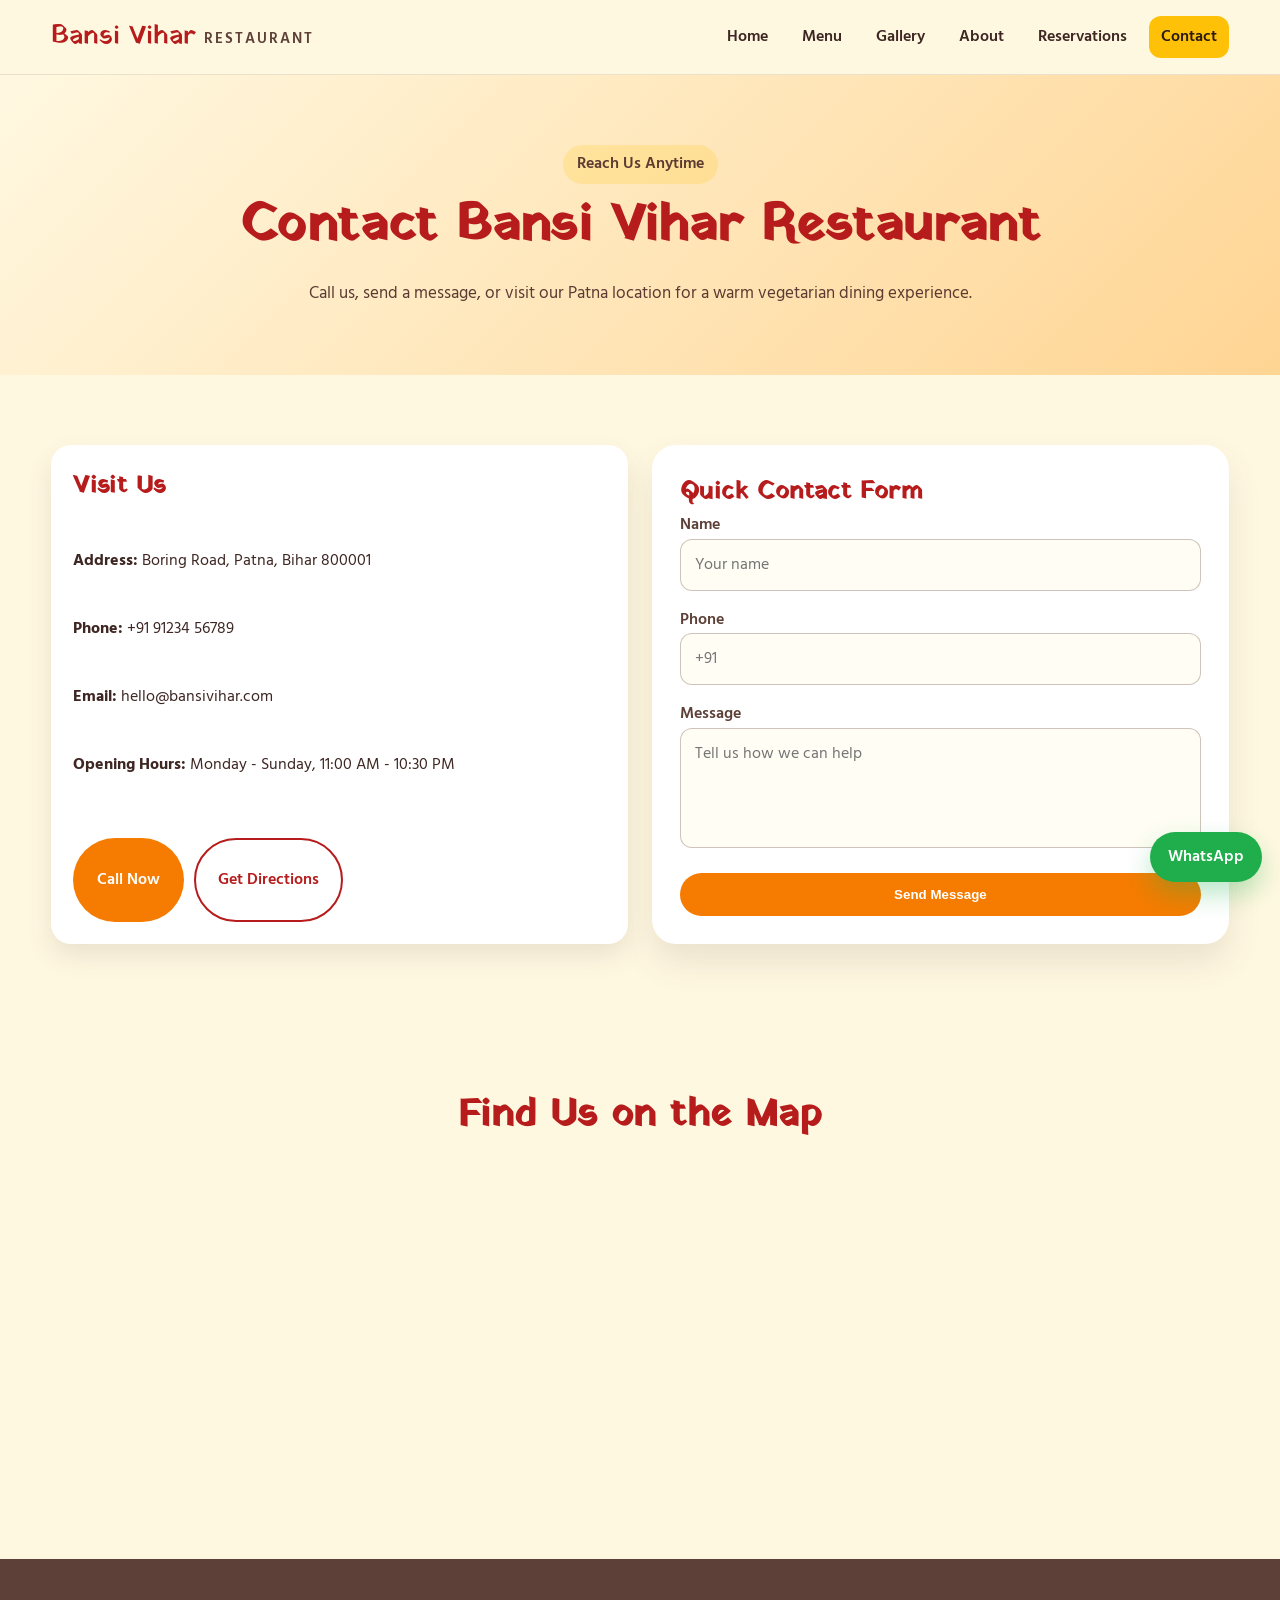
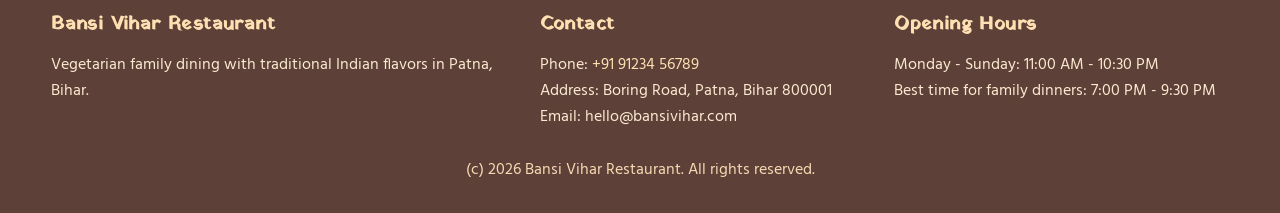
<file: contact.html>
<!DOCTYPE html>
<html lang="en">
<head>
  <meta charset="UTF-8" />
  <meta name="viewport" content="width=device-width, initial-scale=1" />
  <title>Contact | Bansi Vihar Restaurant Patna</title>
  <meta
    name="description"
    content="Contact Bansi Vihar Restaurant in Patna, Bihar for reservations, group bookings, or menu queries. Find our phone, address, and map."
  />
  <link rel="preconnect" href="https://fonts.googleapis.com" />
  <link rel="preconnect" href="https://fonts.gstatic.com" crossorigin />
  <link
    href="https://fonts.googleapis.com/css2?family=Hind:wght@300;400;500;600;700&family=Yatra+One&display=swap"
    rel="stylesheet"
  />
  <link rel="stylesheet" href="assets/css/styles.css" />
</head>
<body class="page-contact">
  <header class="site-header">
    <div class="container nav">
      <a class="logo" href="index.html">Bansi Vihar <span>Restaurant</span></a>
      <button class="nav-toggle" aria-expanded="false" aria-controls="nav-links">Menu</button>
      <div id="nav-links" class="nav-links">
        <a href="index.html">Home</a>
        <a href="menu.html">Menu</a>
        <a href="gallery.html">Gallery</a>
        <a href="about.html">About</a>
        <a href="reservations.html">Reservations</a>
        <a class="active" href="contact.html">Contact</a>
      </div>
    </div>
  </header>

  <main>
    <section class="page-hero">
      <div class="container hero-content">
        <div class="badge">Reach Us Anytime</div>
        <h1>Contact Bansi Vihar Restaurant</h1>
        <p>
          Call us, send a message, or visit our Patna location for a warm vegetarian dining
          experience.
        </p>
      </div>
    </section>

    <section class="section">
      <div class="container contact-grid">
        <div class="info-card">
          <h2>Visit Us</h2>
          <p><strong>Address:</strong> Boring Road, Patna, Bihar 800001</p>
          <p><strong>Phone:</strong> <a href="tel:+919123456789">+91 91234 56789</a></p>
          <p><strong>Email:</strong> hello@bansivihar.com</p>
          <p><strong>Opening Hours:</strong> Monday - Sunday, 11:00 AM - 10:30 PM</p>
          <div style="margin-top: 18px; display: flex; flex-wrap: wrap; gap: 10px;">
            <a class="btn btn-primary" href="tel:+919123456789">Call Now</a>
            <a class="btn btn-secondary" href="https://www.google.com/maps/dir/?api=1&destination=Bansi+Vihar+Restaurant+Patna+Bihar" target="_blank" rel="noreferrer">Get Directions</a>
          </div>
        </div>
        <div class="form-card">
          <h2>Quick Contact Form</h2>
          <form class="js-form" aria-label="Contact form">
            <div>
              <label for="contact-name">Name</label>
              <input id="contact-name" name="name" type="text" placeholder="Your name" required />
            </div>
            <div>
              <label for="contact-phone">Phone</label>
              <input id="contact-phone" name="phone" type="tel" placeholder="+91" required />
            </div>
            <div>
              <label for="contact-message">Message</label>
              <textarea id="contact-message" name="message" placeholder="Tell us how we can help" required></textarea>
            </div>
            <button class="btn btn-primary" type="submit">Send Message</button>
            <div class="form-success" role="status" aria-live="polite"></div>
          </form>
        </div>
      </div>
    </section>

    <section class="section">
      <div class="container">
        <h2 class="section-title">Find Us on the Map</h2>
        <iframe
          class="map-embed"
          loading="lazy"
          referrerpolicy="no-referrer-when-downgrade"
          src="https://www.google.com/maps?q=Bansi+Vihar+Restaurant+Patna+Bihar&output=embed"
          title="Bansi Vihar Restaurant Map"
        ></iframe>
      </div>
    </section>
  </main>

  <footer class="site-footer">
    <div class="container footer-grid">
      <div>
        <h3>Bansi Vihar Restaurant</h3>
        <p>Vegetarian family dining with traditional Indian flavors in Patna, Bihar.</p>
      </div>
      <div>
        <h3>Contact</h3>
        <p>Phone: <a href="tel:+919123456789">+91 91234 56789</a></p>
        <p>Address: Boring Road, Patna, Bihar 800001</p>
        <p>Email: hello@bansivihar.com</p>
      </div>
      <div>
        <h3>Opening Hours</h3>
        <p>Monday - Sunday: 11:00 AM - 10:30 PM</p>
        <p>Best time for family dinners: 7:00 PM - 9:30 PM</p>
      </div>
    </div>
    <div class="footer-bottom">(c) <span id="year"></span> Bansi Vihar Restaurant. All rights reserved.</div>
  </footer>

  <a
    class="whatsapp-float"
    href="https://wa.me/919123456789?text=Hello%20Bansi%20Vihar%20Restaurant%2C%20I%20have%20a%20question."
    target="_blank"
    rel="noreferrer"
  >
    WhatsApp
  </a>

  <script src="assets/js/main.js" defer></script>
</body>
</html>
</file>
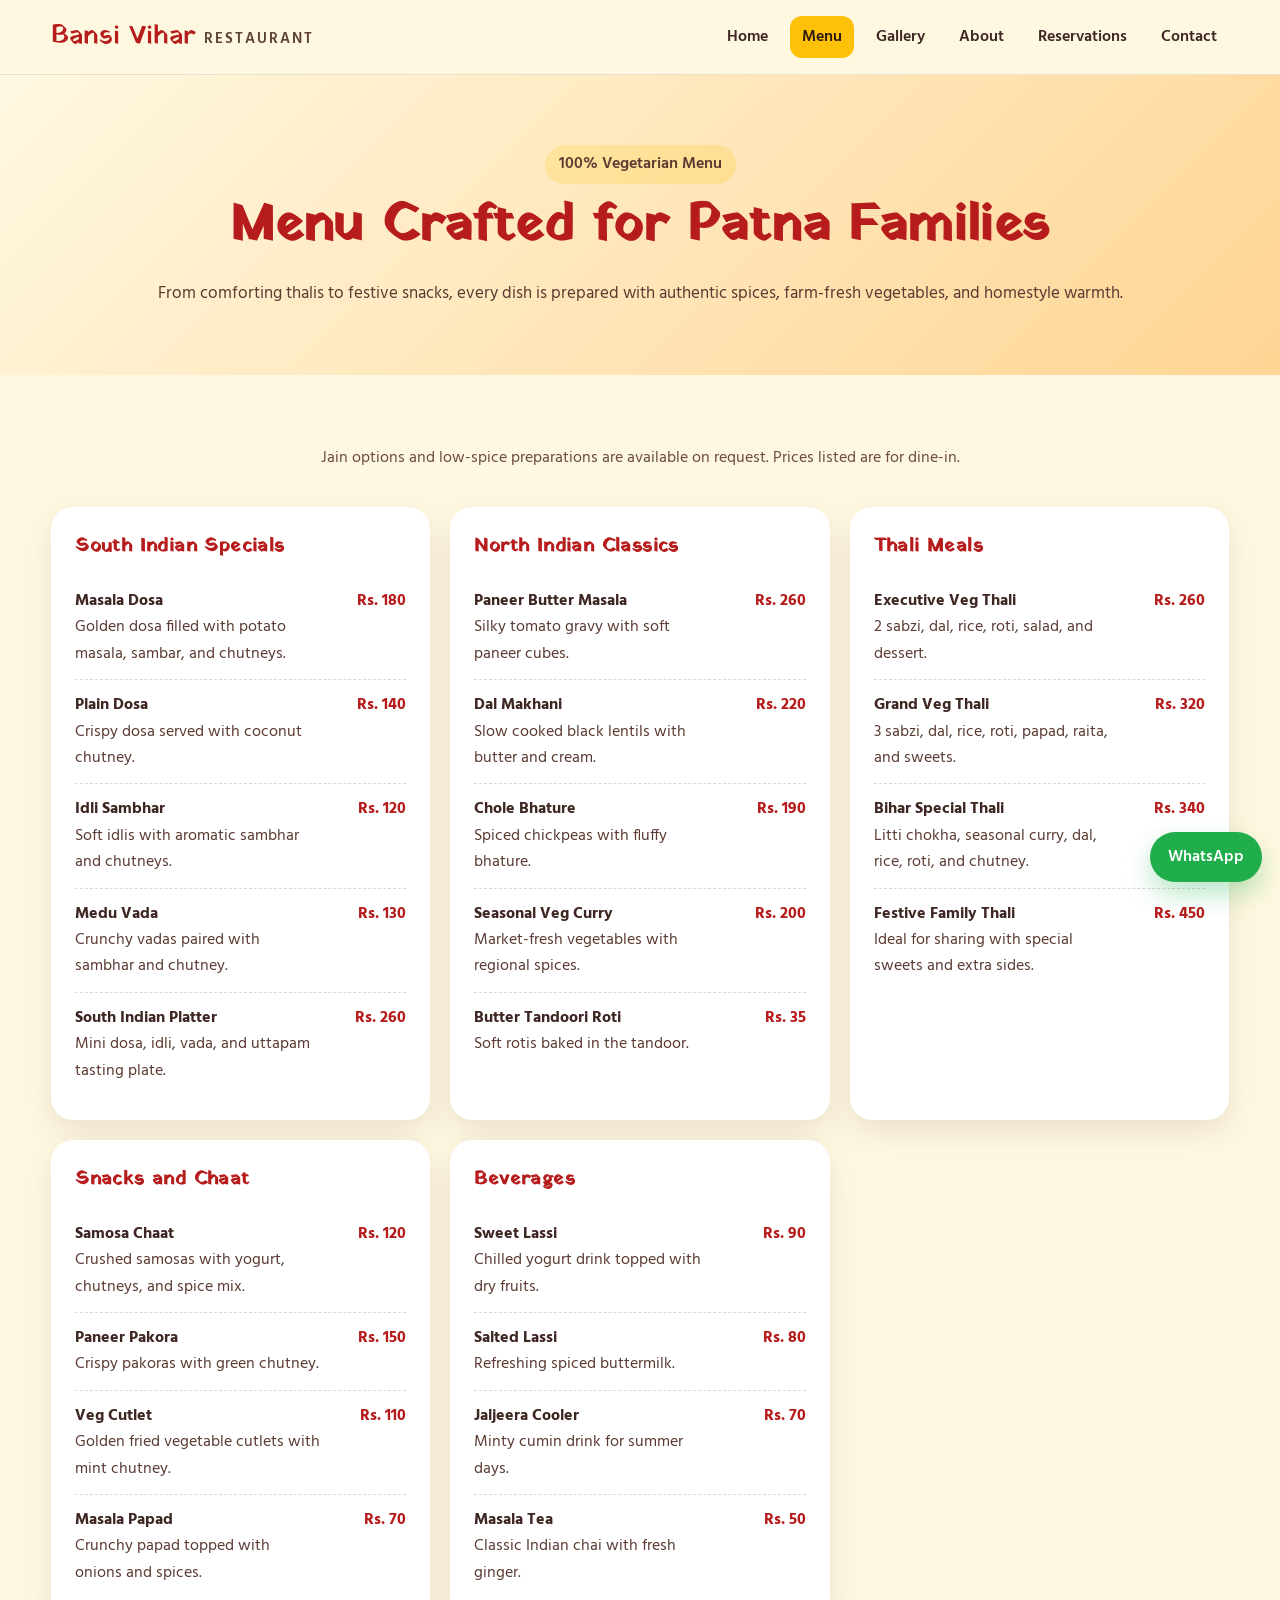
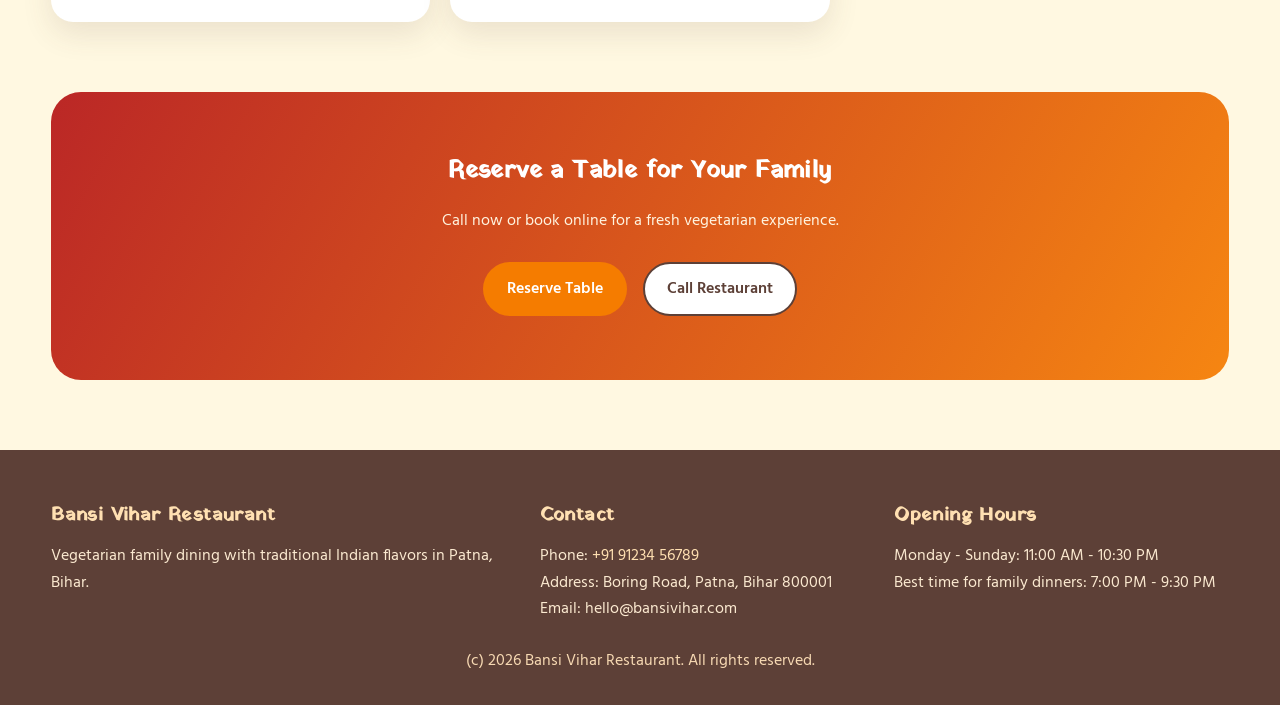
<file: menu.html>
<!DOCTYPE html>
<html lang="en">
<head>
  <meta charset="UTF-8" />
  <meta name="viewport" content="width=device-width, initial-scale=1" />
  <title>Menu | Bansi Vihar Restaurant Patna</title>
  <meta
    name="description"
    content="Explore the vegetarian menu of Bansi Vihar Restaurant in Patna. South Indian, North Indian, thali meals, snacks, and beverages curated for family dining."
  />
  <link rel="preconnect" href="https://fonts.googleapis.com" />
  <link rel="preconnect" href="https://fonts.gstatic.com" crossorigin />
  <link
    href="https://fonts.googleapis.com/css2?family=Hind:wght@300;400;500;600;700&family=Yatra+One&display=swap"
    rel="stylesheet"
  />
  <link rel="stylesheet" href="assets/css/styles.css" />
  <script type="application/ld+json">
    {
      "@context": "https://schema.org",
      "@type": "Restaurant",
      "name": "Bansi Vihar Restaurant",
      "address": {
        "@type": "PostalAddress",
        "streetAddress": "Boring Road, Patna",
        "addressLocality": "Patna",
        "addressRegion": "Bihar",
        "postalCode": "800001",
        "addressCountry": "IN"
      },
      "servesCuisine": ["Indian", "Vegetarian", "North Indian", "South Indian"],
      "priceRange": "Rs. 200 - Rs. 700",
      "telephone": "+91 91234 56789",
      "acceptsReservations": "True"
    }
  </script>
</head>
<body class="page-menu">
  <header class="site-header">
    <div class="container nav">
      <a class="logo" href="index.html">Bansi Vihar <span>Restaurant</span></a>
      <button class="nav-toggle" aria-expanded="false" aria-controls="nav-links">Menu</button>
      <div id="nav-links" class="nav-links">
        <a href="index.html">Home</a>
        <a class="active" href="menu.html">Menu</a>
        <a href="gallery.html">Gallery</a>
        <a href="about.html">About</a>
        <a href="reservations.html">Reservations</a>
        <a href="contact.html">Contact</a>
      </div>
    </div>
  </header>

  <main>
    <section class="page-hero">
      <div class="container hero-content">
        <div class="badge">100% Vegetarian Menu</div>
        <h1>Menu Crafted for Patna Families</h1>
        <p>
          From comforting thalis to festive snacks, every dish is prepared with authentic
          spices, farm-fresh vegetables, and homestyle warmth.
        </p>
      </div>
    </section>

    <section class="section">
      <div class="container">
        <p class="section-subtitle">
          Jain options and low-spice preparations are available on request. Prices listed are
          for dine-in.
        </p>
        <div class="menu-grid">
          <div class="menu-section">
            <h3>South Indian Specials</h3>
            <div class="menu-item">
              <div>
                <strong>Masala Dosa</strong>
                <p>Golden dosa filled with potato masala, sambar, and chutneys.</p>
              </div>
              <span>Rs. 180</span>
            </div>
            <div class="menu-item">
              <div>
                <strong>Plain Dosa</strong>
                <p>Crispy dosa served with coconut chutney.</p>
              </div>
              <span>Rs. 140</span>
            </div>
            <div class="menu-item">
              <div>
                <strong>Idli Sambhar</strong>
                <p>Soft idlis with aromatic sambhar and chutneys.</p>
              </div>
              <span>Rs. 120</span>
            </div>
            <div class="menu-item">
              <div>
                <strong>Medu Vada</strong>
                <p>Crunchy vadas paired with sambhar and chutney.</p>
              </div>
              <span>Rs. 130</span>
            </div>
            <div class="menu-item">
              <div>
                <strong>South Indian Platter</strong>
                <p>Mini dosa, idli, vada, and uttapam tasting plate.</p>
              </div>
              <span>Rs. 260</span>
            </div>
          </div>

          <div class="menu-section">
            <h3>North Indian Classics</h3>
            <div class="menu-item">
              <div>
                <strong>Paneer Butter Masala</strong>
                <p>Silky tomato gravy with soft paneer cubes.</p>
              </div>
              <span>Rs. 260</span>
            </div>
            <div class="menu-item">
              <div>
                <strong>Dal Makhani</strong>
                <p>Slow cooked black lentils with butter and cream.</p>
              </div>
              <span>Rs. 220</span>
            </div>
            <div class="menu-item">
              <div>
                <strong>Chole Bhature</strong>
                <p>Spiced chickpeas with fluffy bhature.</p>
              </div>
              <span>Rs. 190</span>
            </div>
            <div class="menu-item">
              <div>
                <strong>Seasonal Veg Curry</strong>
                <p>Market-fresh vegetables with regional spices.</p>
              </div>
              <span>Rs. 200</span>
            </div>
            <div class="menu-item">
              <div>
                <strong>Butter Tandoori Roti</strong>
                <p>Soft rotis baked in the tandoor.</p>
              </div>
              <span>Rs. 35</span>
            </div>
          </div>

          <div class="menu-section">
            <h3>Thali Meals</h3>
            <div class="menu-item">
              <div>
                <strong>Executive Veg Thali</strong>
                <p>2 sabzi, dal, rice, roti, salad, and dessert.</p>
              </div>
              <span>Rs. 260</span>
            </div>
            <div class="menu-item">
              <div>
                <strong>Grand Veg Thali</strong>
                <p>3 sabzi, dal, rice, roti, papad, raita, and sweets.</p>
              </div>
              <span>Rs. 320</span>
            </div>
            <div class="menu-item">
              <div>
                <strong>Bihar Special Thali</strong>
                <p>Litti chokha, seasonal curry, dal, rice, roti, and chutney.</p>
              </div>
              <span>Rs. 340</span>
            </div>
            <div class="menu-item">
              <div>
                <strong>Festive Family Thali</strong>
                <p>Ideal for sharing with special sweets and extra sides.</p>
              </div>
              <span>Rs. 450</span>
            </div>
          </div>

          <div class="menu-section">
            <h3>Snacks and Chaat</h3>
            <div class="menu-item">
              <div>
                <strong>Samosa Chaat</strong>
                <p>Crushed samosas with yogurt, chutneys, and spice mix.</p>
              </div>
              <span>Rs. 120</span>
            </div>
            <div class="menu-item">
              <div>
                <strong>Paneer Pakora</strong>
                <p>Crispy pakoras with green chutney.</p>
              </div>
              <span>Rs. 150</span>
            </div>
            <div class="menu-item">
              <div>
                <strong>Veg Cutlet</strong>
                <p>Golden fried vegetable cutlets with mint chutney.</p>
              </div>
              <span>Rs. 110</span>
            </div>
            <div class="menu-item">
              <div>
                <strong>Masala Papad</strong>
                <p>Crunchy papad topped with onions and spices.</p>
              </div>
              <span>Rs. 70</span>
            </div>
          </div>

          <div class="menu-section">
            <h3>Beverages</h3>
            <div class="menu-item">
              <div>
                <strong>Sweet Lassi</strong>
                <p>Chilled yogurt drink topped with dry fruits.</p>
              </div>
              <span>Rs. 90</span>
            </div>
            <div class="menu-item">
              <div>
                <strong>Salted Lassi</strong>
                <p>Refreshing spiced buttermilk.</p>
              </div>
              <span>Rs. 80</span>
            </div>
            <div class="menu-item">
              <div>
                <strong>Jaljeera Cooler</strong>
                <p>Minty cumin drink for summer days.</p>
              </div>
              <span>Rs. 70</span>
            </div>
            <div class="menu-item">
              <div>
                <strong>Masala Tea</strong>
                <p>Classic Indian chai with fresh ginger.</p>
              </div>
              <span>Rs. 50</span>
            </div>
          </div>
        </div>
      </div>
    </section>

    <section class="cta">
      <h2>Reserve a Table for Your Family</h2>
      <p>Call now or book online for a fresh vegetarian experience.</p>
      <a class="btn btn-primary" href="reservations.html">Reserve Table</a>
      <a class="btn btn-ghost" href="tel:+919123456789">Call Restaurant</a>
    </section>
  </main>

  <footer class="site-footer">
    <div class="container footer-grid">
      <div>
        <h3>Bansi Vihar Restaurant</h3>
        <p>Vegetarian family dining with traditional Indian flavors in Patna, Bihar.</p>
      </div>
      <div>
        <h3>Contact</h3>
        <p>Phone: <a href="tel:+919123456789">+91 91234 56789</a></p>
        <p>Address: Boring Road, Patna, Bihar 800001</p>
        <p>Email: hello@bansivihar.com</p>
      </div>
      <div>
        <h3>Opening Hours</h3>
        <p>Monday - Sunday: 11:00 AM - 10:30 PM</p>
        <p>Best time for family dinners: 7:00 PM - 9:30 PM</p>
      </div>
    </div>
    <div class="footer-bottom">(c) <span id="year"></span> Bansi Vihar Restaurant. All rights reserved.</div>
  </footer>

  <a
    class="whatsapp-float"
    href="https://wa.me/919123456789?text=Hello%20Bansi%20Vihar%20Restaurant%2C%20I%20would%20like%20to%20know%20about%20the%20menu."
    target="_blank"
    rel="noreferrer"
  >
    WhatsApp
  </a>

  <script src="assets/js/main.js" defer></script>
</body>
</html>
</file>
<file: assets/css/styles.css>
:root {
  --red: #b71c1c;
  --gold: #ffc107;
  --brown: #5d4037;
  --cream: #fff8e1;
  --orange: #f57c00;
  --deep: #3e2723;
  --white: #ffffff;
  --shadow: 0 18px 36px rgba(93, 64, 55, 0.2);
  --radius: 20px;
}

* {
  box-sizing: border-box;
  margin: 0;
  padding: 0;
}

html {
  scroll-behavior: smooth;
}

body {
  font-family: "Hind", sans-serif;
  color: var(--deep);
  background: var(--cream);
  line-height: 1.65;
}

img {
  max-width: 100%;
  display: block;
}

a {
  color: inherit;
  text-decoration: none;
}

h1,
h2,
h3,
h4 {
  font-family: "Yatra One", serif;
  letter-spacing: 0.4px;
  color: var(--red);
}

p {
  font-size: 1rem;
}

.container {
  width: min(1200px, 92%);
  margin: 0 auto;
}

.section {
  padding: 70px 0;
}

.section-title {
  text-align: center;
  font-size: clamp(2rem, 3vw, 2.6rem);
  margin-bottom: 12px;
}

.section-subtitle {
  text-align: center;
  max-width: 720px;
  margin: 0 auto 36px;
  color: #6b4a3f;
}

.site-header {
  position: sticky;
  top: 0;
  z-index: 1000;
  background: rgba(255, 248, 225, 0.92);
  backdrop-filter: blur(12px);
  border-bottom: 1px solid rgba(93, 64, 55, 0.12);
}

.site-header.scrolled {
  box-shadow: 0 12px 24px rgba(93, 64, 55, 0.16);
}

.nav {
  display: flex;
  align-items: center;
  justify-content: space-between;
  gap: 16px;
  padding: 16px 0;
  position: relative;
}

.logo {
  font-family: "Yatra One", serif;
  font-size: 1.6rem;
  color: var(--red);
  display: inline-flex;
  align-items: baseline;
  gap: 8px;
}

.logo span {
  font-family: "Hind", sans-serif;
  font-weight: 600;
  font-size: 0.95rem;
  color: var(--brown);
  text-transform: uppercase;
  letter-spacing: 2px;
}

.nav-toggle {
  border: 1px solid var(--brown);
  background: var(--white);
  color: var(--brown);
  padding: 8px 14px;
  border-radius: 999px;
  font-weight: 600;
  cursor: pointer;
}

.nav-links {
  display: none;
  flex-direction: column;
  gap: 10px;
  position: absolute;
  top: 64px;
  right: 0;
  background: var(--cream);
  padding: 16px;
  border-radius: 16px;
  box-shadow: var(--shadow);
  min-width: 180px;
}

.nav-links.open {
  display: flex;
}

.nav-links a {
  font-weight: 600;
  padding: 8px 12px;
  border-radius: 12px;
  transition: all 0.2s ease;
}

.nav-links a:hover,
.nav-links a.active {
  background: var(--gold);
  color: #2b1a14;
}

.hero {
  padding: 90px 0 60px;
  background: linear-gradient(135deg, rgba(255, 248, 225, 1) 0%, rgba(255, 224, 178, 0.85) 55%, rgba(255, 248, 225, 1) 100%);
  position: relative;
  overflow: hidden;
}

.hero::before {
  content: "";
  position: absolute;
  inset: 0;
  background-image: radial-gradient(circle at 15% 20%, rgba(183, 28, 28, 0.1), transparent 45%),
    radial-gradient(circle at 80% 10%, rgba(245, 124, 0, 0.18), transparent 42%),
    radial-gradient(circle at 50% 80%, rgba(93, 64, 55, 0.12), transparent 50%);
  pointer-events: none;
}

.hero-grid {
  position: relative;
  z-index: 1;
  display: grid;
  gap: 40px;
  align-items: center;
}

.hero-content h1 {
  font-size: clamp(2.6rem, 4vw, 3.8rem);
  margin-bottom: 14px;
}

.hero-content p {
  font-size: 1.08rem;
  margin-bottom: 26px;
  color: #5b3b32;
}

.hero-buttons {
  display: flex;
  flex-wrap: wrap;
  gap: 12px;
  margin-bottom: 28px;
}

.btn {
  display: inline-flex;
  align-items: center;
  justify-content: center;
  padding: 12px 22px;
  border-radius: 999px;
  font-weight: 600;
  border: 2px solid transparent;
  transition: all 0.2s ease;
  cursor: pointer;
}

.btn-primary {
  background: var(--orange);
  color: var(--white);
}

.btn-primary:hover {
  background: #ef6c00;
}

.btn-secondary {
  background: var(--white);
  color: var(--red);
  border-color: var(--red);
}

.btn-secondary:hover {
  background: var(--red);
  color: var(--white);
}

.btn-ghost {
  background: var(--white);
  color: var(--brown);
  border-color: var(--brown);
}

.btn-ghost:hover {
  background: var(--brown);
  color: var(--white);
}

.hero-highlights {
  display: grid;
  gap: 10px;
  margin-top: 12px;
}

.hero-highlights span {
  display: inline-flex;
  align-items: center;
  gap: 8px;
  font-weight: 600;
  color: var(--brown);
}

.hero-highlights span::before {
  content: "";
  width: 10px;
  height: 10px;
  background: var(--gold);
  border-radius: 50%;
  display: inline-block;
}

.hero-media {
  position: relative;
  padding: 18px;
  background: var(--white);
  border-radius: 28px;
  box-shadow: var(--shadow);
}

.hero-media img {
  border-radius: 22px;
  height: 100%;
  object-fit: cover;
}

.hero-card {
  margin-top: 18px;
  padding: 16px;
  background: var(--white);
  border-radius: 16px;
  display: flex;
  flex-direction: column;
  gap: 6px;
  color: #5b3b32;
  box-shadow: 0 10px 24px rgba(93, 64, 55, 0.14);
}

.tag {
  display: inline-flex;
  align-items: center;
  gap: 8px;
  font-weight: 600;
  color: var(--brown);
}

.tag strong {
  color: var(--red);
}

.card-grid {
  display: grid;
  gap: 24px;
}

.card {
  background: var(--white);
  padding: 18px;
  border-radius: 20px;
  box-shadow: 0 12px 30px rgba(93, 64, 55, 0.12);
  display: flex;
  flex-direction: column;
  gap: 12px;
}

.card img {
  border-radius: 16px;
  height: 180px;
  object-fit: cover;
}

.card .price {
  font-weight: 700;
  color: var(--red);
}

.menu-preview-grid,
.gallery-grid,
.stats-grid,
.menu-grid {
  display: grid;
  gap: 20px;
}

.stats-grid {
  margin-top: 24px;
}

.stat {
  background: var(--white);
  padding: 16px;
  border-radius: 16px;
  text-align: center;
  box-shadow: 0 8px 22px rgba(93, 64, 55, 0.12);
}

.stat strong {
  font-size: 1.5rem;
  color: var(--red);
}

.review-grid {
  display: grid;
  gap: 20px;
}

.review {
  background: var(--white);
  padding: 18px;
  border-radius: 18px;
  box-shadow: 0 10px 24px rgba(93, 64, 55, 0.12);
}

.review .rating {
  color: var(--orange);
  font-weight: 700;
}

.family-grid {
  display: grid;
  gap: 24px;
  align-items: center;
}

.gallery-grid img {
  height: 220px;
  object-fit: cover;
  border-radius: 18px;
}

.cta {
  background: linear-gradient(120deg, rgba(183, 28, 28, 0.95), rgba(245, 124, 0, 0.92));
  color: var(--white);
  border-radius: 30px;
  padding: 60px 8%;
  margin: 0 auto 70px;
  width: min(1200px, 92%);
  text-align: center;
}

.cta h2 {
  color: var(--white);
  margin-bottom: 16px;
}

.cta p {
  color: #fff4e0;
  margin-bottom: 24px;
}

.cta .btn {
  margin: 4px 6px;
}

.page-hero {
  padding: 70px 0 40px;
  background: linear-gradient(135deg, rgba(255, 248, 225, 0.95), rgba(255, 204, 128, 0.8));
}

.page-hero .hero-content {
  text-align: center;
}

.page-hero h1 {
  margin-bottom: 12px;
}

.menu-section {
  background: var(--white);
  border-radius: 22px;
  padding: 24px;
  box-shadow: 0 12px 30px rgba(93, 64, 55, 0.12);
}

.menu-section h3 {
  margin-bottom: 14px;
}

.menu-item {
  display: flex;
  align-items: flex-start;
  justify-content: space-between;
  gap: 16px;
  padding: 12px 0;
  border-bottom: 1px dashed rgba(93, 64, 55, 0.2);
}

.menu-item:last-child {
  border-bottom: none;
}

.menu-item span {
  font-weight: 700;
  color: var(--red);
  min-width: 70px;
  text-align: right;
}

.menu-item p {
  color: #5b3b32;
}

.badge {
  display: inline-flex;
  align-items: center;
  gap: 8px;
  background: rgba(255, 193, 7, 0.2);
  color: #5b3b32;
  padding: 6px 14px;
  border-radius: 999px;
  font-weight: 600;
}

.form-card {
  background: var(--white);
  border-radius: 24px;
  padding: 28px;
  box-shadow: 0 18px 34px rgba(93, 64, 55, 0.12);
}

form {
  display: grid;
  gap: 16px;
}

label {
  font-weight: 600;
  color: var(--brown);
}

input,
select,
textarea {
  width: 100%;
  padding: 12px 14px;
  border: 1px solid rgba(93, 64, 55, 0.3);
  border-radius: 12px;
  font-family: inherit;
  font-size: 1rem;
  background: #fffdf4;
}

textarea {
  min-height: 120px;
  resize: vertical;
}

.form-success {
  display: none;
  padding: 12px 16px;
  border-radius: 12px;
  background: rgba(76, 175, 80, 0.12);
  color: #2e7d32;
  font-weight: 600;
}

.form-success.show {
  display: block;
}

.contact-grid {
  display: grid;
  gap: 24px;
}

.info-card {
  background: var(--white);
  padding: 22px;
  border-radius: 20px;
  box-shadow: 0 12px 26px rgba(93, 64, 55, 0.12);
  display: grid;
  gap: 12px;
}

.map-embed {
  width: 100%;
  border: none;
  border-radius: 20px;
  min-height: 320px;
}

.site-footer {
  background: var(--brown);
  color: #fbe9d0;
  padding: 50px 0 30px;
}

.footer-grid {
  display: grid;
  gap: 20px;
}

.site-footer h3 {
  color: #ffe0b2;
  margin-bottom: 12px;
}

.site-footer a {
  color: #ffe0b2;
}

.footer-bottom {
  margin-top: 26px;
  text-align: center;
  color: #f7d9b3;
}

.whatsapp-float {
  position: fixed;
  right: 18px;
  bottom: 18px;
  background: #1fae4b;
  color: var(--white);
  padding: 12px 18px;
  border-radius: 999px;
  font-weight: 600;
  box-shadow: 0 12px 26px rgba(31, 174, 75, 0.3);
  z-index: 999;
}

.whatsapp-float:hover {
  background: #16913d;
}

@media (min-width: 720px) {
  .card-grid {
    grid-template-columns: repeat(2, 1fr);
  }

  .menu-preview-grid,
  .gallery-grid,
  .review-grid,
  .stats-grid,
  .menu-grid {
    grid-template-columns: repeat(2, 1fr);
  }

  .contact-grid,
  .family-grid {
    grid-template-columns: repeat(2, 1fr);
  }

  .footer-grid {
    grid-template-columns: repeat(2, 1fr);
  }
}

@media (min-width: 960px) {
  .nav-toggle {
    display: none;
  }

  .nav-links {
    display: flex;
    position: static;
    flex-direction: row;
    background: transparent;
    padding: 0;
    box-shadow: none;
    min-width: auto;
  }

  .hero-grid {
    grid-template-columns: 1.1fr 0.9fr;
  }

  .card-grid {
    grid-template-columns: repeat(3, 1fr);
  }

  .menu-preview-grid,
  .gallery-grid,
  .review-grid,
  .stats-grid,
  .menu-grid {
    grid-template-columns: repeat(3, 1fr);
  }

  .footer-grid {
    grid-template-columns: 1.4fr 1fr 1fr;
  }
}
</file>
